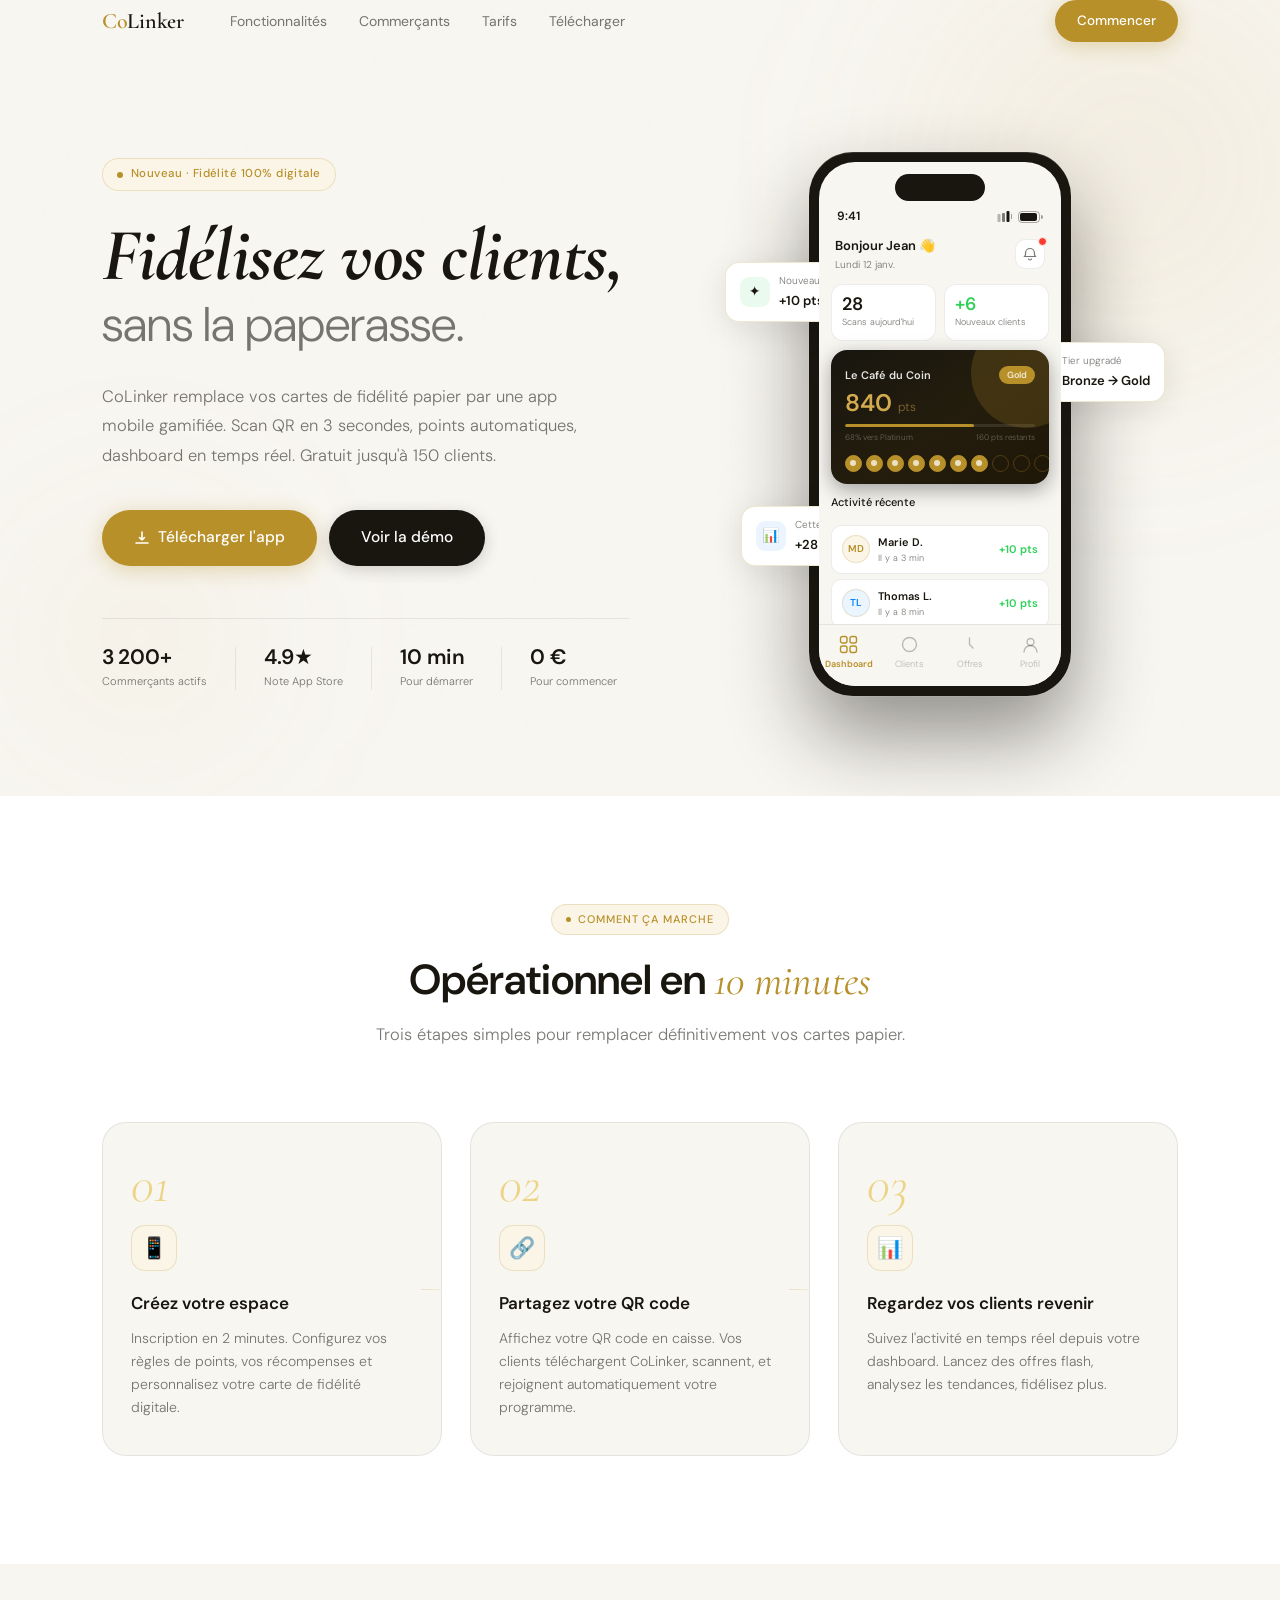
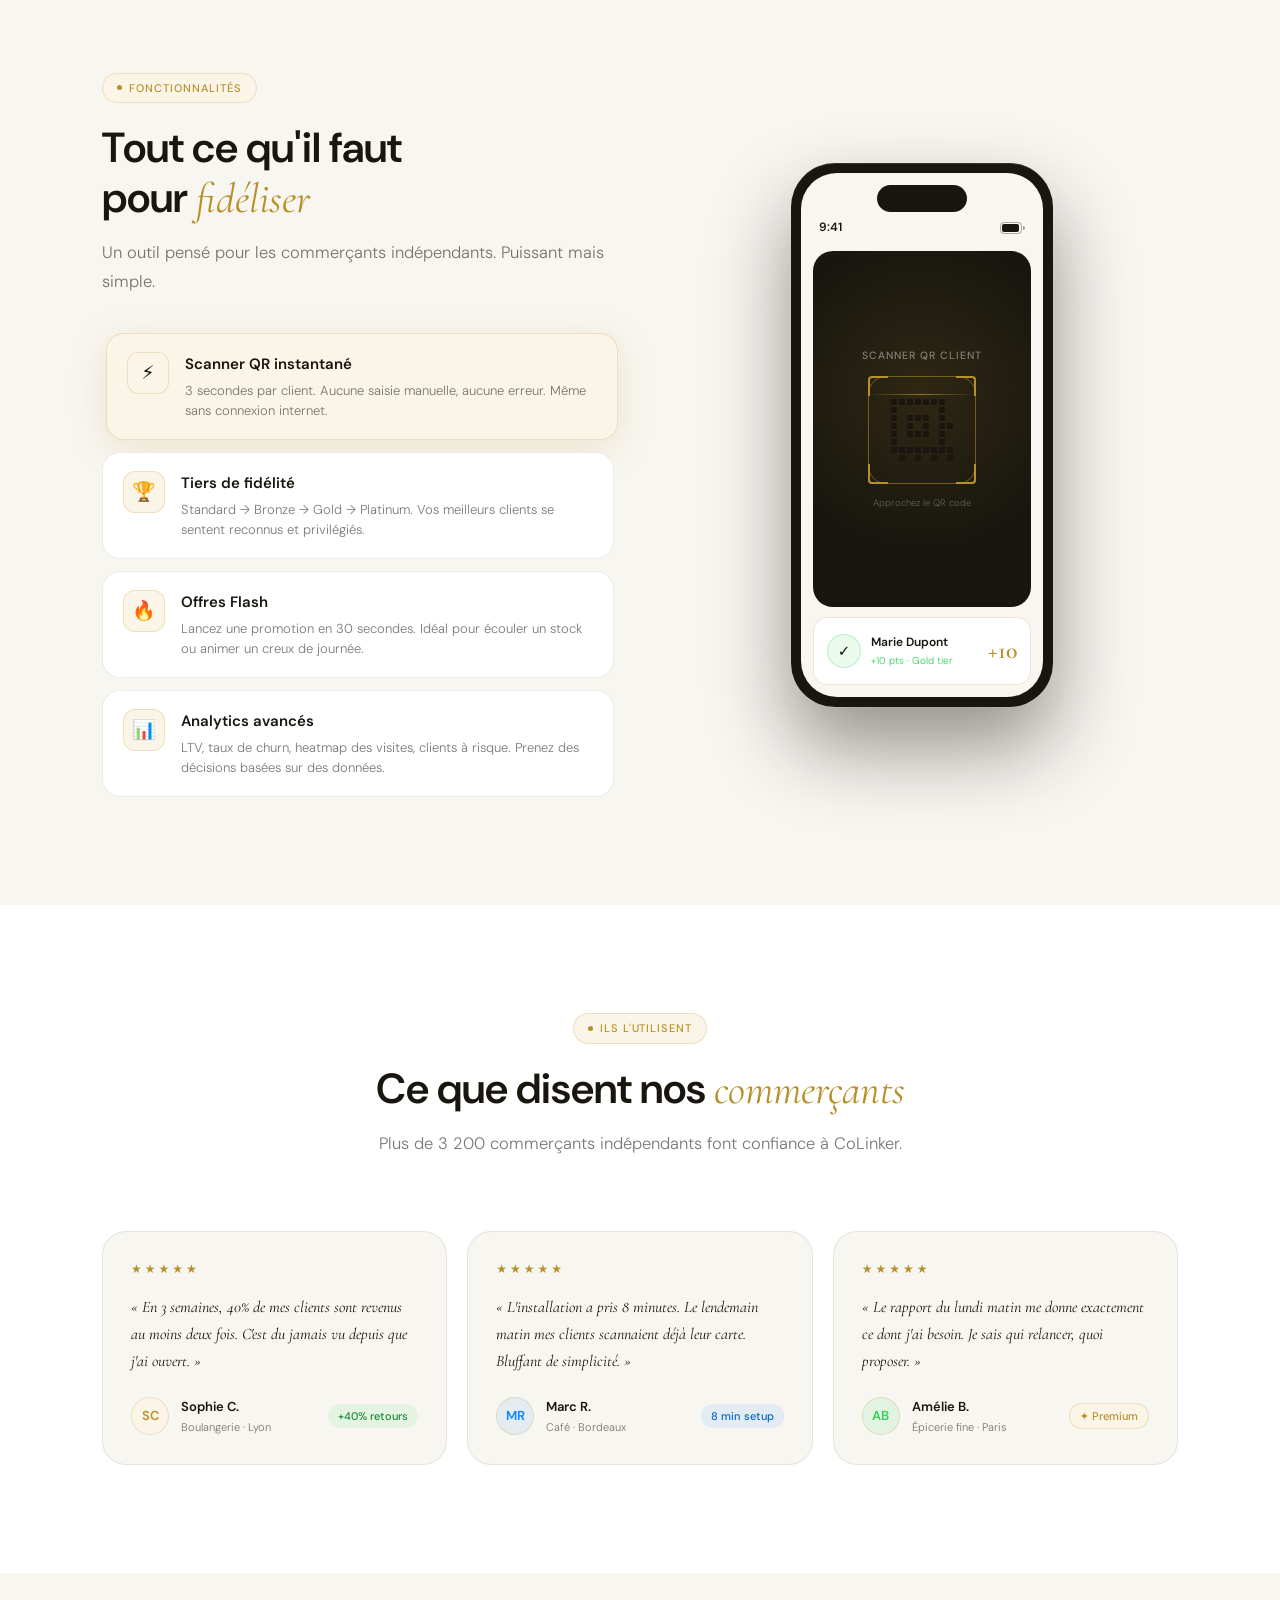
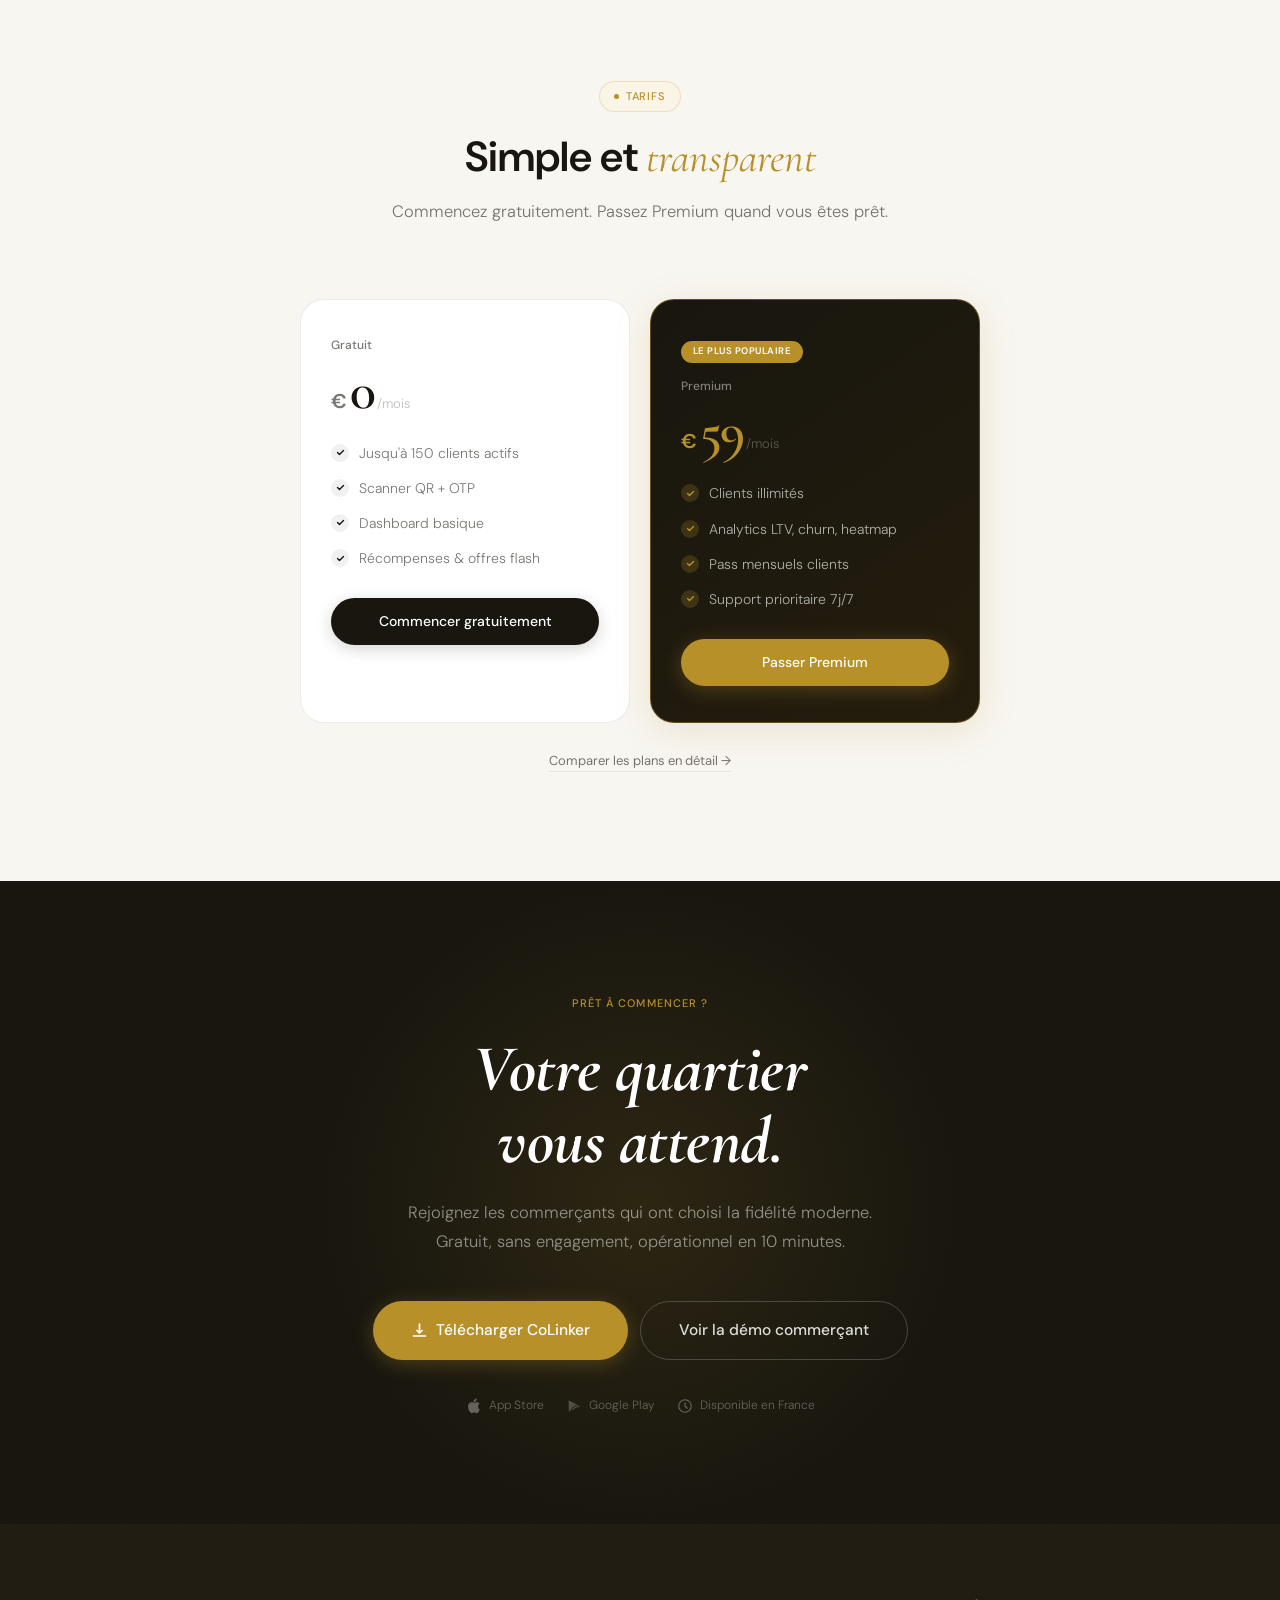
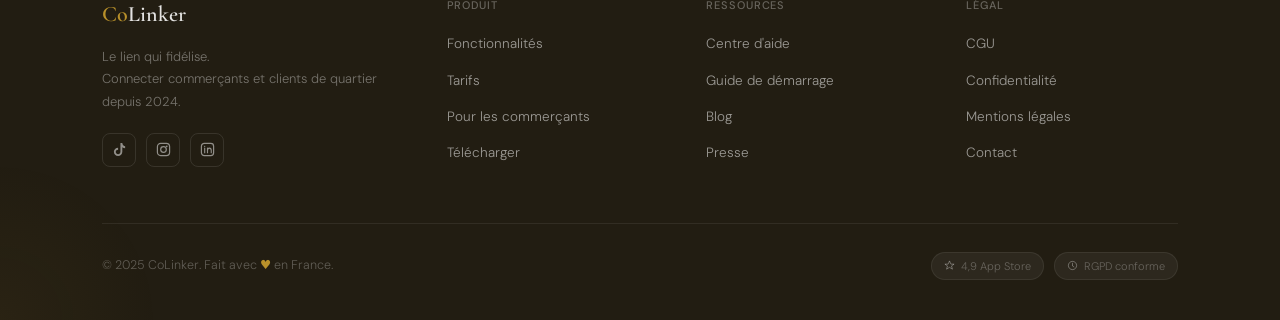
<file: index.html>
<!DOCTYPE html>
<html lang="fr">
<head>
  <meta charset="UTF-8" />
  <meta name="viewport" content="width=device-width, initial-scale=1.0" />
  <title>CoLinker — Application de fidélité locale pour commerçants | Carte digitale gratuite</title>
  <meta name="description" content="CoLinker remplace les cartes papier par une super-app de fidélité digitale. Scanner QR, points automatiques, dashboard temps réel. Gratuit jusqu'à 150 clients." />
  <link rel="preconnect" href="https://fonts.googleapis.com" />
  <link rel="preconnect" href="https://fonts.gstatic.com" crossorigin />
  <link href="https://fonts.googleapis.com/css2?family=Cormorant+Garamond:ital,wght@0,400;0,600;1,400;1,600&family=DM+Sans:wght@300;400;500;600&display=swap" rel="stylesheet" />
  <style>
/* ================================================================
   DESIGN TOKENS
================================================================ */
:root {
  --bg:           #F8F6F1;
  --bg-warm:      #F2EDE4;
  --surface:      #FFFFFF;
  --gold:         #B8902A;
  --gold-light:   #D4AA50;
  --gold-xlight:  #EDD384;
  --gold-bg:      #FBF5E8;
  --gold-pale:    #F4E8CC;
  --dark:         #18160F;
  --dark-warm:    #221D12;
  --text:         #18160F;
  --text-2:       rgba(24,22,15,0.58);
  --text-3:       rgba(24,22,15,0.28);
  --blue:         #0A84FF;
  --green:        #30D158;
  --red:          #FF3B30;
  --border:       rgba(24,22,15,0.08);
  --border-gold:  rgba(184,144,42,0.22);
  --border-gold-s:rgba(184,144,42,0.5);
  --shadow-xs:    0 1px 3px rgba(24,22,15,0.05);
  --shadow-soft:  0 2px 16px rgba(24,22,15,0.07);
  --shadow-card:  0 6px 32px rgba(24,22,15,0.10);
  --shadow-gold:  0 8px 36px rgba(184,144,42,0.18);
  --r-sm:         8px;
  --r-md:         12px;
  --r-lg:         18px;
  --r-xl:         24px;
  --r-pill:       100px;
  --nav-h:        68px;
  --font-serif: 'Cormorant Garamond', Georgia, serif;
  --font-sans:  'DM Sans', system-ui, sans-serif;
}

/* ================================================================
   RESET
================================================================ */
*, *::before, *::after { box-sizing: border-box; margin: 0; padding: 0; }
html { scroll-behavior: smooth; font-size: 16px; }
body {
  font-family: var(--font-sans);
  font-weight: 300;
  background: var(--bg);
  color: var(--text);
  line-height: 1.65;
  -webkit-font-smoothing: antialiased;
  overflow-x: hidden;
}
img, svg { display: block; max-width: 100%; }
a { text-decoration: none; color: inherit; }
ul, ol { list-style: none; }
button { cursor: pointer; border: none; background: none; font-family: inherit; }

/* ================================================================
   KEYFRAMES
================================================================ */
@keyframes float-anim {
  0%,100% { transform: translateY(0); }
  50%      { transform: translateY(-10px); }
}
@keyframes pulse-dot {
  0%,100% { opacity:1; transform:scale(1); }
  50%      { opacity:.35; transform:scale(.65); }
}
@keyframes glow-drift {
  0%,100% { transform: translate(0,0) scale(1); opacity:.8; }
  33%      { transform: translate(30px,-20px) scale(1.05); opacity:1; }
  66%      { transform: translate(-20px,15px) scale(.96); opacity:.7; }
}
@keyframes scan-line {
  0%   { top: 12%; }
  100% { top: 88%; }
}
@keyframes shimmer-bar {
  0%   { background-position: -400px 0; }
  100% { background-position: 400px 0; }
}
@keyframes fade-up-in {
  from { opacity:0; transform:translateY(28px); }
  to   { opacity:1; transform:translateY(0); }
}
@keyframes count-up {
  from { opacity:0; transform:translateY(8px); }
  to   { opacity:1; transform:translateY(0); }
}

/* ================================================================
   SCROLL ANIMATIONS
================================================================ */
.fade-up {
  opacity:0; transform:translateY(32px);
  transition: opacity .7s cubic-bezier(0.22,1,0.36,1), transform .7s cubic-bezier(0.22,1,0.36,1);
}
.fade-up.visible { opacity:1; transform:translateY(0); }
.fade-left {
  opacity:0; transform:translateX(-32px);
  transition: opacity .7s cubic-bezier(0.22,1,0.36,1), transform .7s cubic-bezier(0.22,1,0.36,1);
}
.fade-left.visible { opacity:1; transform:translateX(0); }
.fade-right {
  opacity:0; transform:translateX(32px);
  transition: opacity .7s cubic-bezier(0.22,1,0.36,1), transform .7s cubic-bezier(0.22,1,0.36,1);
}
.fade-right.visible { opacity:1; transform:translateX(0); }
.scale-in {
  opacity:0; transform:scale(0.92);
  transition: opacity .65s cubic-bezier(0.22,1,0.36,1), transform .65s cubic-bezier(0.22,1,0.36,1);
}
.scale-in.visible { opacity:1; transform:scale(1); }
.d1 { transition-delay:.08s; }
.d2 { transition-delay:.16s; }
.d3 { transition-delay:.24s; }
.d4 { transition-delay:.32s; }
.d5 { transition-delay:.40s; }
.d6 { transition-delay:.48s; }

/* ================================================================
   LAYOUT
================================================================ */
.container { max-width:1140px; margin:0 auto; padding:0 32px; }
section { padding:108px 0; }

/* ================================================================
   TYPOGRAPHY
================================================================ */
.section-label {
  display:inline-flex; align-items:center; gap:7px;
  font-size:11px; font-weight:500; letter-spacing:.09em; text-transform:uppercase;
  color:var(--gold);
  background:var(--gold-bg); border:1px solid var(--border-gold);
  border-radius:var(--r-pill); padding:5px 14px;
  margin-bottom:20px;
}
.section-label-dot {
  width:5px; height:5px; border-radius:50%; background:var(--gold);
  animation: pulse-dot 2.4s ease-in-out infinite;
}
.section-title {
  font-weight:600; font-size:clamp(28px,3.6vw,42px); line-height:1.18;
  color:var(--text); margin-bottom:16px;
}
.section-title em {
  font-family:var(--font-serif); font-style:italic; font-weight:400; color:var(--gold);
}
.section-subtitle {
  font-size:16.5px; font-weight:300; color:var(--text-2); line-height:1.75; max-width:540px;
}
.section-header { text-align:center; margin-bottom:72px; }
.section-header .section-subtitle { margin:0 auto; }

/* ================================================================
   BUTTONS
================================================================ */
.btn {
  display:inline-flex; align-items:center; justify-content:center; gap:8px;
  font-family:var(--font-sans); font-size:14px; font-weight:500;
  border-radius:var(--r-pill); padding:12px 24px;
  transition: transform .25s cubic-bezier(0.22,1,0.36,1), box-shadow .25s ease, background .2s;
  cursor:pointer; white-space:nowrap;
}
.btn:hover { transform:translateY(-2px); }
.btn-gold {
  background:var(--gold); color:#fff;
  box-shadow: 0 4px 20px rgba(184,144,42,.32);
}
.btn-gold:hover { background:var(--gold-light); box-shadow: 0 8px 30px rgba(184,144,42,.42); }
.btn-dark {
  background:var(--dark); color:#fff;
  box-shadow: 0 4px 16px rgba(24,22,15,.18);
}
.btn-dark:hover { box-shadow: 0 8px 28px rgba(24,22,15,.28); }
.btn-outline {
  background:transparent; color:var(--text);
  border:1.5px solid var(--border);
}
.btn-outline:hover { border-color:var(--border-gold); color:var(--gold); }
.btn-white-outline {
  background:transparent; color:rgba(255,255,255,.85);
  border:1.5px solid rgba(255,255,255,.2);
}
.btn-white-outline:hover { border-color:rgba(255,255,255,.5); color:#fff; }

/* ================================================================
   NAV
================================================================ */
#nav {
  position:fixed; top:0; left:0; right:0; z-index:900;
  height:var(--nav-h);
  background:rgba(248,246,241,0.0);
  border-bottom:1px solid transparent;
  transition: background .4s ease, border-color .4s ease, backdrop-filter .4s;
}
#nav.scrolled {
  background:rgba(248,246,241,0.88);
  border-color:var(--border);
  backdrop-filter:saturate(180%) blur(20px);
  -webkit-backdrop-filter:saturate(180%) blur(20px);
}
.nav-inner {
  height:100%; display:flex; align-items:center; gap:32px;
}
.nav-logo {
  font-family:var(--font-serif); font-size:22px; font-weight:600; letter-spacing:-.3px;
  flex-shrink:0;
}
.nav-logo .co { color:var(--gold); }
.nav-logo .linker { color:var(--text); }
.nav-links {
  display:flex; align-items:center; gap:4px; flex:1;
}
.nav-links a {
  font-size:14px; font-weight:400; color:var(--text-2);
  padding:6px 14px; border-radius:var(--r-pill);
  transition:color .2s, background .2s;
}
.nav-links a:hover, .nav-links a.active { color:var(--text); background:rgba(24,22,15,.05); }
.nav-right { margin-left:auto; display:flex; align-items:center; gap:10px; }

/* Burger */
.burger {
  display:none; flex-direction:column; justify-content:center; gap:5.5px;
  width:40px; height:40px; border-radius:var(--r-sm);
  background:transparent; border:1.5px solid var(--border);
  padding:0 10px; flex-shrink:0;
}
.burger-line { height:1.5px; background:var(--text); border-radius:2px; transition:.25s; }
.burger.open .burger-line:nth-child(1) { transform:translateY(7px) rotate(45deg); }
.burger.open .burger-line:nth-child(2) { opacity:0; transform:scaleX(0); }
.burger.open .burger-line:nth-child(3) { transform:translateY(-7px) rotate(-45deg); }

/* Mobile menu */
.mobile-menu {
  position:fixed; top:var(--nav-h); left:0; right:0; z-index:899;
  background:rgba(248,246,241,0.96); backdrop-filter:blur(20px);
  padding:20px 20px 28px;
  display:flex; flex-direction:column; gap:4px;
  border-bottom:1px solid var(--border);
  transform:translateY(-110%); opacity:0;
  transition:transform .35s cubic-bezier(0.22,1,0.36,1), opacity .3s;
  pointer-events:none;
}
.mobile-menu.open { transform:translateY(0); opacity:1; pointer-events:auto; }
.mobile-menu a { font-size:16px; font-weight:400; color:var(--text); padding:12px 16px; border-radius:var(--r-md); }
.mobile-menu a:hover { background:rgba(24,22,15,.05); }
.mobile-menu .btn { margin-top:8px; }

/* ================================================================
   CHIPS
================================================================ */
.chip {
  display:inline-flex; align-items:center; gap:5px;
  font-size:11px; font-weight:500; padding:3px 10px; border-radius:var(--r-pill);
}
.chip-green { background:rgba(48,209,88,.1); color:#1d8a3a; }
.chip-gold  { background:var(--gold-bg); color:var(--gold); border:1px solid var(--border-gold); }
.chip-blue  { background:rgba(10,132,255,.09); color:#0065cc; }

/* ================================================================
   PHONE DEVICE (shared)
================================================================ */
.phone-device {
  width:262px; flex-shrink:0;
  background:var(--dark);
  border-radius:44px;
  padding:10px;
  box-shadow:
    0 0 0 1px rgba(255,255,255,.08),
    0 40px 80px rgba(24,22,15,.45),
    inset 0 1px 0 rgba(255,255,255,.12);
}
.phone-screen {
  background:var(--bg); border-radius:36px;
  overflow:hidden; height:524px;
  display:flex; flex-direction:column;
  position:relative;
}
.dynamic-island {
  width:90px; height:27px;
  background:var(--dark); border-radius:20px;
  margin:12px auto 0; flex-shrink:0;
}
.status-bar {
  display:flex; justify-content:space-between; align-items:center;
  padding:6px 18px 2px; flex-shrink:0;
}
.status-time { font-size:12px; font-weight:600; color:var(--text); }
.status-icons { display:flex; align-items:center; gap:6px; }
.phone-content { flex:1; overflow:hidden; display:flex; flex-direction:column; }

/* App internals */
.app-header {
  padding:6px 16px 10px;
  display:flex; justify-content:space-between; align-items:center; flex-shrink:0;
}
.app-greeting { font-size:13px; font-weight:600; color:var(--text); }
.app-date { font-size:10px; font-weight:300; color:var(--text-2); margin-top:1px; }
.app-notif {
  width:30px; height:30px; border-radius:10px;
  background:var(--surface); border:1px solid var(--border);
  display:flex; align-items:center; justify-content:center; position:relative;
}
.notif-badge {
  position:absolute; top:-3px; right:-3px;
  width:9px; height:9px; border-radius:50%;
  background:var(--red); border:1.5px solid var(--bg);
}
.app-scroll { flex:1; overflow:hidden; padding:0 12px 8px; display:flex; flex-direction:column; gap:9px; }
.kpi-row { display:flex; gap:8px; }
.kpi-chip {
  flex:1; background:var(--surface); border:1px solid var(--border);
  border-radius:12px; padding:10px;
}
.kpi-val { font-size:18px; font-weight:600; color:var(--text); line-height:1; }
.kpi-lbl { font-size:9px; font-weight:300; color:var(--text-2); margin-top:2px; }
.section-h { font-size:11px; font-weight:500; color:var(--text); margin-bottom:5px; }

/* Scan rows */
.scan-list { display:flex; flex-direction:column; gap:5px; }
.scan-row {
  display:flex; align-items:center; gap:8px;
  background:var(--surface); border-radius:10px;
  padding:7px 10px; border:1px solid var(--border);
}
.scan-av {
  width:28px; height:28px; border-radius:50%;
  background:var(--gold-bg); border:1px solid var(--border-gold);
  display:flex; align-items:center; justify-content:center;
  font-size:10px; font-weight:600; color:var(--gold); flex-shrink:0;
}
.scan-name { font-size:11px; font-weight:600; color:var(--text); }
.scan-meta { font-size:9px; font-weight:300; color:var(--text-2); }
.scan-pts { margin-left:auto; font-size:11px; font-weight:600; color:var(--green); }

/* Loyalty card */
.loyalty-card {
  background:linear-gradient(145deg, #18160F 0%, #241D0D 55%, #1E1607 100%);
  border-radius:16px; padding:16px 14px 12px;
  position:relative; overflow:hidden;
  box-shadow:0 6px 20px rgba(0,0,0,.35); flex-shrink:0;
}
.loyalty-card::before {
  content:''; position:absolute; top:-32px; right:-32px;
  width:110px; height:110px; border-radius:50%;
  background:rgba(184,144,42,.2);
}
.lc-row { display:flex; justify-content:space-between; align-items:flex-start; }
.lc-brand { font-size:11px; font-weight:600; color:rgba(255,255,255,.88); }
.lc-tier {
  font-size:9px; font-weight:600;
  background:var(--gold); color:#fff;
  padding:2px 8px; border-radius:100px;
}
.lc-pts-num { font-size:24px; font-weight:600; color:var(--gold-light); line-height:1; margin:7px 0 2px; }
.lc-progress {
  margin-top:9px; height:3px;
  background:rgba(255,255,255,.1); border-radius:100px; overflow:hidden;
}
.lc-progress-bar { height:100%; background:var(--gold); border-radius:100px; }
.lc-progress-row { display:flex; justify-content:space-between; margin-top:4px; }
.lc-progress-label { font-size:8px; font-weight:300; color:rgba(255,255,255,.32); }
.lc-stamps { display:flex; gap:4px; margin-top:10px; }
.lc-stamp {
  width:17px; height:17px; border-radius:50%;
  border:1.5px solid rgba(184,144,42,.3);
  display:flex; align-items:center; justify-content:center; flex-shrink:0;
}
.lc-stamp.on { background:var(--gold); border-color:var(--gold); }
.lc-stamp.on::after { content:''; width:6px; height:6px; border-radius:50%; background:rgba(255,255,255,.72); }

/* Tab bar */
.tab-bar {
  display:flex; background:rgba(248,246,241,0.97);
  border-top:1px solid var(--border); padding:5px 0 10px; flex-shrink:0;
}
.tab-item { flex:1; display:flex; flex-direction:column; align-items:center; gap:3px; padding:4px 0; }
.tab-icon { width:20px; height:20px; display:flex; align-items:center; justify-content:center; }
.tab-label { font-size:9px; font-weight:300; color:var(--text-3); }
.tab-item.active .tab-label { color:var(--gold); font-weight:600; }

/* QR Grid */
.qr-grid { display:grid; grid-template-columns:repeat(8,1fr); gap:2px; width:64px; }
.qr-cell { aspect-ratio:1; background:var(--text); border-radius:1px; }
.qr-empty { background:transparent; }

/* Stats bar */
.stats-bar {
  display:flex; gap:28px; padding-top:28px;
  border-top:1px solid var(--border); flex-wrap:wrap;
}
.stat-item {}
.stat-num { font-weight:600; font-size:21px; color:var(--text); line-height:1; margin-bottom:4px; }
.stat-lbl { font-size:11px; font-weight:300; color:var(--text-2); }
.stat-sep { width:1px; background:var(--border); align-self:stretch; }

/* Cards */
.card {
  background:var(--surface); border:1px solid var(--border-gold);
  border-radius:var(--r-xl); box-shadow:var(--shadow-soft);
  transition:transform .3s cubic-bezier(0.22,1,0.36,1), box-shadow .3s, border-color .3s;
}
.card:hover { transform:translateY(-4px); box-shadow:var(--shadow-card); border-color:rgba(184,144,42,.36); }

/* Pricing */
.pt-grid { display:grid; grid-template-columns:1fr 1fr; gap:20px; max-width:680px; margin:0 auto; }
.pt-card {
  background:var(--surface); border:1px solid var(--border);
  border-radius:var(--r-xl); padding:36px 30px;
  position:relative;
  transition:transform .3s cubic-bezier(0.22,1,0.36,1), box-shadow .3s;
}
.pt-card:hover { transform:translateY(-4px); box-shadow:var(--shadow-card); }
.pt-premium {
  background:linear-gradient(145deg, #18160F 0%, #241D0D 100%);
  border-color:rgba(184,144,42,.45); box-shadow:var(--shadow-gold);
}
.pt-premium:hover { box-shadow:0 16px 56px rgba(184,144,42,.3); }
.pt-badge {
  display:inline-block; font-size:9.5px; font-weight:600; letter-spacing:.05em;
  background:var(--gold); color:#fff; border-radius:100px;
  padding:3px 12px; margin-bottom:14px; text-transform:uppercase;
}
.pt-plan { font-size:12px; font-weight:500; color:var(--text-2); margin-bottom:8px; }
.pt-premium .pt-plan { color:rgba(255,255,255,.45); }
.pt-price { display:flex; align-items:baseline; gap:3px; margin-bottom:24px; }
.pt-cur { font-size:20px; font-weight:600; color:var(--text-2); }
.pt-amt { font-family:var(--font-serif); font-size:54px; font-weight:600; color:var(--text); line-height:1; letter-spacing:-2px; }
.pt-per { font-size:13px; font-weight:300; color:var(--text-3); }
.pt-premium .pt-cur, .pt-premium .pt-amt { color:var(--gold-light); }
.pt-premium .pt-per { color:rgba(255,255,255,.28); }
.pt-features { display:flex; flex-direction:column; gap:12px; margin-bottom:28px; }
.pt-f { display:flex; align-items:flex-start; gap:10px; font-size:14px; font-weight:300; color:var(--text-2); }
.pt-premium .pt-f { color:rgba(255,255,255,.65); }
.pt-check {
  width:18px; height:18px; border-radius:50%;
  display:flex; align-items:center; justify-content:center; flex-shrink:0; margin-top:2px;
}
.check-std  { background:rgba(24,22,15,.06); }
.check-prem { background:rgba(184,144,42,.22); }

/* Footer */
#footer {
  background:var(--dark-warm); padding:72px 0 40px;
}
.footer-grid {
  display:grid; grid-template-columns:1.4fr 1fr 1fr 1fr;
  gap:48px; margin-bottom:56px;
}
.footer-logo {
  font-family:var(--font-serif); font-size:22px; font-weight:600; margin-bottom:14px;
}
.footer-logo .co { color:var(--gold); }
.footer-logo .linker { color:rgba(255,255,255,.88); }
.footer-tagline { font-size:13px; font-weight:300; color:rgba(255,255,255,.38); line-height:1.7; margin-bottom:20px; }
.footer-social { display:flex; gap:10px; }
.social-link {
  width:34px; height:34px; border-radius:var(--r-sm);
  border:1px solid rgba(255,255,255,.1);
  display:flex; align-items:center; justify-content:center;
  transition:border-color .2s, background .2s;
}
.social-link:hover { border-color:var(--border-gold); background:rgba(184,144,42,.08); }
.footer-col-title {
  font-size:11px; font-weight:500; letter-spacing:.08em; text-transform:uppercase;
  color:rgba(255,255,255,.32); margin-bottom:16px;
}
.footer-col ul { display:flex; flex-direction:column; gap:10px; }
.footer-col a { font-size:13.5px; font-weight:300; color:rgba(255,255,255,.55); transition:color .2s; }
.footer-col a:hover { color:rgba(255,255,255,.9); }
.footer-bottom {
  padding-top:28px; border-top:1px solid rgba(255,255,255,.07);
  display:flex; justify-content:space-between; align-items:center;
}
.footer-copy { font-size:12.5px; font-weight:300; color:rgba(255,255,255,.28); }
.footer-copy .heart { color:var(--gold); }
.footer-badges { display:flex; gap:10px; }
.footer-badge {
  display:flex; align-items:center; gap:6px;
  font-size:11px; font-weight:300; color:rgba(255,255,255,.28);
  background:rgba(255,255,255,.05); border-radius:var(--r-pill);
  padding:4px 12px; border:1px solid rgba(255,255,255,.07);
}
.footer-badge svg { flex-shrink:0; }

/* Misc */
.float { animation:float-anim 4.5s ease-in-out infinite; }
.hr { width:100%; height:1px; background:var(--border); }

/* ================================================================
   HERO
================================================================ */
#hero {
  padding:152px 0 100px;
  background:var(--bg);
  overflow:hidden; position:relative;
}
/* Ambient background orbs */
.hero-orb {
  position:absolute; border-radius:50%; pointer-events:none;
  filter:blur(80px);
}
.hero-orb-1 {
  width:700px; height:700px;
  background:radial-gradient(circle, rgba(184,144,42,.10) 0%, transparent 65%);
  top:-180px; right:-200px;
  animation:glow-drift 14s ease-in-out infinite;
}
.hero-orb-2 {
  width:440px; height:440px;
  background:radial-gradient(circle, rgba(184,144,42,.06) 0%, transparent 65%);
  bottom:-60px; left:-80px;
  animation:glow-drift 18s ease-in-out infinite reverse;
}
/* Grain texture overlay */
#hero::after {
  content:''; position:absolute; inset:0; pointer-events:none;
  background-image:url("data:image/svg+xml,%3Csvg viewBox='0 0 200 200' xmlns='http://www.w3.org/2000/svg'%3E%3Cfilter id='n'%3E%3CfeTurbulence type='fractalNoise' baseFrequency='0.65' numOctaves='3' stitchTiles='stitch'/%3E%3C/filter%3E%3Crect width='100%25' height='100%25' filter='url(%23n)' opacity='0.025'/%3E%3C/svg%3E");
  opacity:.4;
}
.hero-grid {
  display:grid; grid-template-columns:1.05fr .95fr;
  align-items:center; gap:72px; position:relative; z-index:1;
}
.hero-tag {
  display:inline-flex; align-items:center; gap:8px;
  background:var(--gold-bg); border:1px solid var(--border-gold);
  border-radius:var(--r-pill); padding:6px 14px;
  margin-bottom:26px; font-size:11.5px; font-weight:500; color:var(--gold);
  letter-spacing:.04em;
}
.hero-tag-dot {
  width:6px; height:6px; background:var(--gold); border-radius:50%;
  animation:pulse-dot 2.2s ease-in-out infinite;
}
.hero-h1 {
  font-family:var(--font-serif); font-style:italic;
  font-size:clamp(50px,5.8vw,80px);
  line-height:1.04; color:var(--text); margin-bottom:4px;
  letter-spacing:-.5px;
}
.hero-sub {
  font-family:var(--font-sans); font-weight:300;
  font-size:clamp(32px,3.8vw,54px);
  color:var(--text-2); line-height:1.1; margin-bottom:30px;
}
.hero-desc {
  font-size:16.5px; font-weight:300; color:var(--text-2);
  line-height:1.78; max-width:480px; margin-bottom:40px;
}
.hero-ctas { display:flex; gap:12px; flex-wrap:wrap; margin-bottom:52px; }

/* Phone wrap + floating badges */
.hero-visual { display:flex; justify-content:center; position:relative; }
.hero-phone-wrap {
  position:relative;
}
.hero-float-badge {
  position:absolute; background:var(--surface); border:1px solid var(--border-gold);
  border-radius:14px; padding:10px 14px; box-shadow:var(--shadow-card);
  display:flex; align-items:center; gap:9px; white-space:nowrap;
  animation:float-anim 4.5s ease-in-out infinite;
}
.badge-left  { left:-84px; top:110px; animation-delay:0s; }
.badge-right { right:-94px; top:190px; animation-delay:1.1s; }
.badge-bottom { left:-68px; bottom:130px; animation-delay:.65s; }
.badge-icon {
  width:30px; height:30px; border-radius:9px;
  display:flex; align-items:center; justify-content:center;
  font-size:14px; flex-shrink:0;
}
.badge-icon-gold  { background:var(--gold-bg); }
.badge-icon-green { background:rgba(48,209,88,.1); }
.badge-icon-blue  { background:rgba(10,132,255,.08); }
.badge-label { font-size:10px; font-weight:300; color:var(--text-2); }
.badge-value { font-size:13px; font-weight:600; color:var(--text); }

/* ================================================================
   HOW IT WORKS
================================================================ */
#how { background:var(--surface); }
.steps-grid { display:grid; grid-template-columns:repeat(3,1fr); gap:28px; }
.step-card {
  padding:36px 28px; border-radius:var(--r-xl);
  background:var(--bg); border:1px solid var(--border);
  position:relative; overflow:hidden;
  transition:transform .3s cubic-bezier(0.22,1,0.36,1), box-shadow .3s, border-color .3s;
}
.step-card:hover { transform:translateY(-6px); box-shadow:var(--shadow-card); border-color:var(--border-gold); }
.step-num {
  font-family:var(--font-serif); font-style:italic;
  font-size:52px; color:var(--gold-xlight); line-height:1; margin-bottom:14px;
}
.step-icon {
  width:46px; height:46px; border-radius:14px;
  background:var(--gold-bg); border:1px solid var(--border-gold);
  display:flex; align-items:center; justify-content:center;
  margin-bottom:18px; font-size:21px;
}
.step-title { font-size:17px; font-weight:600; color:var(--text); margin-bottom:10px; }
.step-desc { font-size:14px; font-weight:300; color:var(--text-2); line-height:1.65; }
.step-connector {
  position:absolute; top:50%; right:-20px;
  width:40px; height:1px;
  background:linear-gradient(90deg, var(--border-gold), transparent); z-index:10;
}

/* ================================================================
   FEATURES
================================================================ */
#features { background:var(--bg); }
.features-grid { display:grid; grid-template-columns:1fr 1fr; gap:52px; align-items:center; }
.feature-list { display:flex; flex-direction:column; gap:12px; }
.feature-item {
  display:flex; align-items:flex-start; gap:16px;
  padding:18px 20px; border-radius:var(--r-lg);
  background:var(--surface); border:1px solid var(--border);
  cursor:pointer; transition:all .3s cubic-bezier(0.22,1,0.36,1);
}
.feature-item:hover, .feature-item.active {
  border-color:var(--border-gold); box-shadow:var(--shadow-gold);
  transform:translateX(4px);
}
.feature-item.active { background:var(--gold-bg); }
.fi-icon {
  width:42px; height:42px; border-radius:12px;
  display:flex; align-items:center; justify-content:center;
  font-size:19px; flex-shrink:0;
  background:var(--gold-bg); border:1px solid var(--border-gold);
}
.fi-title { font-size:15px; font-weight:600; color:var(--text); margin-bottom:4px; }
.fi-desc  { font-size:13px; font-weight:300; color:var(--text-2); line-height:1.55; }
.features-phone { display:flex; justify-content:center; }

/* ================================================================
   TESTIMONIALS
================================================================ */
#testimonials { background:var(--surface); }
.testi-grid { display:grid; grid-template-columns:repeat(3,1fr); gap:20px; }
.testi-card {
  background:var(--bg); border:1px solid var(--border);
  border-radius:var(--r-xl); padding:28px;
  transition:transform .3s cubic-bezier(0.22,1,0.36,1), box-shadow .3s, border-color .3s;
}
.testi-card:hover { transform:translateY(-4px); box-shadow:var(--shadow-card); border-color:var(--border-gold); }
.testi-stars { color:var(--gold); font-size:12px; letter-spacing:3px; margin-bottom:14px; }
.testi-text {
  font-family:var(--font-serif); font-style:italic;
  font-size:16px; font-weight:400; color:var(--text);
  line-height:1.68; margin-bottom:22px;
}
.testi-author { display:flex; align-items:center; gap:12px; }
.testi-av {
  width:38px; height:38px; border-radius:50%;
  background:var(--gold-bg); border:1px solid var(--border-gold);
  display:flex; align-items:center; justify-content:center;
  font-size:13px; font-weight:600; color:var(--gold); flex-shrink:0;
}
.testi-name { font-size:13px; font-weight:600; color:var(--text); }
.testi-role { font-size:11px; font-weight:300; color:var(--text-2); }

/* ================================================================
   PRICING TEASER
================================================================ */
#pricing-teaser { background:var(--bg); }

/* ================================================================
   CTA FINAL
================================================================ */
#cta-final {
  background:var(--dark); padding:108px 0;
  text-align:center; position:relative; overflow:hidden;
}
.cta-glow {
  position:absolute; top:50%; left:50%; transform:translate(-50%,-50%);
  width:700px; height:700px; border-radius:50%; pointer-events:none;
  background:radial-gradient(circle, rgba(184,144,42,.13) 0%, transparent 65%);
}
/* Subtle pattern */
#cta-final::before {
  content:''; position:absolute; inset:0; pointer-events:none;
  background:repeating-linear-gradient(
    -45deg,
    transparent, transparent 40px,
    rgba(184,144,42,.012) 40px, rgba(184,144,42,.012) 41px
  );
}
.cta-content { position:relative; z-index:1; }
.cf-label {
  display:inline-block; font-size:11px; font-weight:500;
  letter-spacing:.1em; text-transform:uppercase;
  color:var(--gold); margin-bottom:22px;
}
.cf-title {
  font-family:var(--font-serif); font-style:italic;
  font-size:clamp(38px,5.2vw,66px); color:#fff;
  line-height:1.08; margin-bottom:22px; letter-spacing:-.5px;
}
.cf-sub {
  font-size:16.5px; font-weight:300; color:rgba(255,255,255,.5);
  max-width:500px; margin:0 auto 44px; line-height:1.75;
}
.cf-btns { display:flex; gap:12px; justify-content:center; flex-wrap:wrap; margin-bottom:36px; }
.cf-stores { display:flex; gap:22px; justify-content:center; flex-wrap:wrap; }
.cs-item {
  display:flex; align-items:center; gap:7px;
  font-size:12px; font-weight:300; color:rgba(255,255,255,.32);
}

/* ================================================================
   RESPONSIVE
================================================================ */
@media (max-width:1020px) {
  .badge-left, .badge-right, .badge-bottom { display:none; }
}
@media (max-width:880px) {
  .hero-grid { grid-template-columns:1fr; gap:48px; }
  .hero-visual { order:-1; }
  .steps-grid { grid-template-columns:1fr; }
  .step-connector { display:none; }
  .features-grid { grid-template-columns:1fr; }
  .testi-grid { grid-template-columns:1fr; }
  .footer-grid { grid-template-columns:1fr 1fr; gap:36px; }
}
@media (max-width:768px) {
  section { padding:72px 0; }
  .container { padding:0 20px; }
  .nav-links, .nav-right .btn:not(.burger) { display:none; }
  .burger { display:flex; }
  .pt-grid { grid-template-columns:1fr; max-width:380px; }
}
@media (max-width:480px) {
  #hero { padding:116px 0 72px; }
  .hero-h1 { font-size:42px; }
  .phone-device { width:238px; }
  .phone-screen { height:476px; border-radius:34px; }
  .phone-device { border-radius:40px; }
  .footer-grid { grid-template-columns:1fr; }
  .footer-bottom { flex-direction:column; align-items:flex-start; gap:12px; }
}
  </style>
</head>
<body>

<!-- ── NAV ───────────────────────────────────────────────────────── -->
<nav id="nav" role="navigation" aria-label="Navigation principale">
  <div class="container">
    <div class="nav-inner">
      <a href="./" class="nav-logo" aria-label="CoLinker — Accueil">
        <span class="co">Co</span><span class="linker">Linker</span>
      </a>
      <div class="nav-links">
        <a href="fonctionnalites.html">Fonctionnalités</a>
        <a href="commercants.html">Commerçants</a>
        <a href="tarifs.html">Tarifs</a>
        <a href="telecharger.html">Télécharger</a>
      </div>
      <div class="nav-right">
        <a href="telecharger.html" class="btn btn-gold" style="padding:10px 22px;font-size:13.5px;">Commencer</a>
        <button class="burger" id="burgerBtn" aria-label="Menu" aria-expanded="false" aria-controls="mobileMenu">
          <span class="burger-line"></span>
          <span class="burger-line"></span>
          <span class="burger-line"></span>
        </button>
      </div>
    </div>
  </div>
</nav>
<div class="mobile-menu" id="mobileMenu" role="dialog" aria-label="Menu mobile">
  <a href="fonctionnalites.html" onclick="closeMobile()">Fonctionnalités</a>
  <a href="commercants.html"     onclick="closeMobile()">Commerçants</a>
  <a href="tarifs.html"          onclick="closeMobile()">Tarifs</a>
  <a href="telecharger.html"     onclick="closeMobile()">Télécharger</a>
  <a href="telecharger.html" class="btn btn-gold" onclick="closeMobile()">Commencer gratuitement</a>
</div>

<main>

<!-- ================================================================
     HERO
================================================================ -->
<section id="hero">
  <div class="hero-orb hero-orb-1"></div>
  <div class="hero-orb hero-orb-2"></div>
  <div class="container">
    <div class="hero-grid">

      <!-- Left -->
      <div>
        <div class="hero-tag fade-up">
          <span class="hero-tag-dot"></span>
          Nouveau · Fidélité 100% digitale
        </div>
        <h1 class="hero-h1 fade-up d1">Fidélisez vos clients,</h1>
        <p class="hero-sub fade-up d2">sans la paperasse.</p>
        <p class="hero-desc fade-up d3">
          CoLinker remplace vos cartes de fidélité papier par une app mobile gamifiée. Scan QR en 3 secondes, points automatiques, dashboard en temps réel. Gratuit jusqu'à 150 clients.
        </p>
        <div class="hero-ctas fade-up d4">
          <a href="telecharger.html" class="btn btn-gold" style="padding:15px 32px;font-size:15.5px;">
            <svg width="16" height="16" viewBox="0 0 16 16" fill="none"><path d="M8 2v8M5.5 7.5L8 10l2.5-2.5M2 13h12" stroke="#fff" stroke-width="1.6" stroke-linecap="round" stroke-linejoin="round"/></svg>
            Télécharger l'app
          </a>
          <a href="commercants.html" class="btn btn-dark" style="padding:15px 32px;font-size:15.5px;">Voir la démo</a>
        </div>
        <div class="stats-bar fade-up d5">
          <div class="stat-item">
            <div class="stat-num"><span data-count="3200" data-suffix="+">3 200+</span></div>
            <div class="stat-lbl">Commerçants actifs</div>
          </div>
          <div class="stat-sep"></div>
          <div class="stat-item">
            <div class="stat-num"><span data-count="4.9" data-suffix="★">4,9★</span></div>
            <div class="stat-lbl">Note App Store</div>
          </div>
          <div class="stat-sep"></div>
          <div class="stat-item">
            <div class="stat-num"><span data-count="10">10</span> min</div>
            <div class="stat-lbl">Pour démarrer</div>
          </div>
          <div class="stat-sep"></div>
          <div class="stat-item">
            <div class="stat-num">0 €</div>
            <div class="stat-lbl">Pour commencer</div>
          </div>
        </div>
      </div>

      <!-- Right — Phone mockup -->
      <div class="hero-visual fade-right d2">
        <div class="hero-phone-wrap float">

          <!-- Floating badges -->
          <div class="hero-float-badge badge-left">
            <div class="badge-icon badge-icon-green">✦</div>
            <div>
              <div class="badge-label">Nouveau scan</div>
              <div class="badge-value">+10 pts · Marie D.</div>
            </div>
          </div>
          <div class="hero-float-badge badge-right">
            <div class="badge-icon badge-icon-gold">🏆</div>
            <div>
              <div class="badge-label">Tier upgradé</div>
              <div class="badge-value">Bronze → Gold</div>
            </div>
          </div>
          <div class="hero-float-badge badge-bottom">
            <div class="badge-icon badge-icon-blue">📊</div>
            <div>
              <div class="badge-label">Cette semaine</div>
              <div class="badge-value">+28 visites</div>
            </div>
          </div>

          <!-- Phone -->
          <div class="phone-device">
            <div class="phone-screen">
              <div class="dynamic-island"></div>
              <div class="status-bar">
                <span class="status-time">9:41</span>
                <div class="status-icons">
                  <svg width="15" height="11" viewBox="0 0 15 11" fill="none"><rect x=".5" y="3" width="3" height="8" rx="1" fill="var(--text)" opacity=".3"/><rect x="5" y="2" width="3" height="9" rx="1" fill="var(--text)" opacity=".55"/><rect x="9.5" y="0" width="3" height="11" rx="1" fill="var(--text)"/><rect x="14" y="3" width="1" height="5" rx=".5" fill="var(--text)" opacity=".4"/></svg>
                  <svg width="25" height="12" viewBox="0 0 25 12" fill="none"><rect x=".5" y=".5" width="21" height="11" rx="3.5" stroke="var(--text)" stroke-opacity=".35"/><rect x="2" y="2" width="17" height="8" rx="2" fill="var(--text)"/><path d="M23 4v4a2 2 0 000-4z" fill="var(--text)" fill-opacity=".4"/></svg>
                </div>
              </div>
              <div class="phone-content">
                <div class="app-header">
                  <div>
                    <div class="app-greeting">Bonjour Jean 👋</div>
                    <div class="app-date">Lundi 12 janv.</div>
                  </div>
                  <div class="app-notif">
                    <svg width="14" height="14" viewBox="0 0 14 14" fill="none"><path d="M7 1.5C4.5 1.5 2.5 3.5 2.5 6v2l-1 1.5h11l-1-1.5V6C11.5 3.5 9.5 1.5 7 1.5z" stroke="var(--text-2)" stroke-width="1.2"/><path d="M5.5 11.5a1.5 1.5 0 003 0" stroke="var(--text-2)" stroke-width="1.2"/></svg>
                    <div class="notif-badge"></div>
                  </div>
                </div>
                <div class="app-scroll">
                  <div class="kpi-row">
                    <div class="kpi-chip">
                      <div class="kpi-val">28</div>
                      <div class="kpi-lbl">Scans aujourd'hui</div>
                    </div>
                    <div class="kpi-chip">
                      <div class="kpi-val" style="color:var(--green)">+6</div>
                      <div class="kpi-lbl">Nouveaux clients</div>
                    </div>
                  </div>
                  <div class="loyalty-card">
                    <div class="lc-row">
                      <div class="lc-brand">Le Café du Coin</div>
                      <div class="lc-tier">Gold</div>
                    </div>
                    <div class="lc-pts-num">840 <span style="font-size:12px;font-weight:300;opacity:.55">pts</span></div>
                    <div class="lc-progress"><div class="lc-progress-bar" style="width:68%"></div></div>
                    <div class="lc-progress-row">
                      <span class="lc-progress-label">68% vers Platinum</span>
                      <span class="lc-progress-label">160 pts restants</span>
                    </div>
                    <div class="lc-stamps">
                      <div class="lc-stamp on"></div><div class="lc-stamp on"></div><div class="lc-stamp on"></div>
                      <div class="lc-stamp on"></div><div class="lc-stamp on"></div><div class="lc-stamp on"></div>
                      <div class="lc-stamp on"></div><div class="lc-stamp"></div><div class="lc-stamp"></div><div class="lc-stamp"></div>
                    </div>
                  </div>
                  <div class="section-h">Activité récente</div>
                  <div class="scan-list">
                    <div class="scan-row">
                      <div class="scan-av">MD</div>
                      <div><div class="scan-name">Marie D.</div><div class="scan-meta">Il y a 3 min</div></div>
                      <div class="scan-pts">+10 pts</div>
                    </div>
                    <div class="scan-row">
                      <div class="scan-av" style="background:rgba(10,132,255,0.08);color:var(--blue);">TL</div>
                      <div><div class="scan-name">Thomas L.</div><div class="scan-meta">Il y a 8 min</div></div>
                      <div class="scan-pts">+10 pts</div>
                    </div>
                    <div class="scan-row">
                      <div class="scan-av" style="background:rgba(48,209,88,0.1);color:var(--green);">SA</div>
                      <div><div class="scan-name">Sophie A.</div><div class="scan-meta">Il y a 12 min</div></div>
                      <div class="scan-pts">Offre</div>
                    </div>
                  </div>
                </div>
              </div>
              <div class="tab-bar">
                <div class="tab-item active">
                  <div class="tab-icon"><svg width="19" height="19" viewBox="0 0 19 19" fill="none"><rect x="1.5" y="1.5" width="6.5" height="6.5" rx="2" stroke="var(--gold)" stroke-width="1.4"/><rect x="11" y="1.5" width="6.5" height="6.5" rx="2" stroke="var(--gold)" stroke-width="1.4"/><rect x="1.5" y="11" width="6.5" height="6.5" rx="2" stroke="var(--gold)" stroke-width="1.4"/><rect x="11" y="11" width="6.5" height="6.5" rx="2" stroke="var(--gold)" stroke-width="1.4"/></svg></div>
                  <div class="tab-label" style="color:var(--gold);font-weight:600">Dashboard</div>
                </div>
                <div class="tab-item">
                  <div class="tab-icon"><svg width="19" height="19" viewBox="0 0 19 19" fill="none"><circle cx="9.5" cy="9.5" r="7" stroke="var(--text-3)" stroke-width="1.4"/></svg></div>
                  <div class="tab-label">Clients</div>
                </div>
                <div class="tab-item">
                  <div class="tab-icon"><svg width="19" height="19" viewBox="0 0 19 19" fill="none"><path d="M9.5 3v6.5l3.5 3.5" stroke="var(--text-3)" stroke-width="1.4" stroke-linecap="round"/></svg></div>
                  <div class="tab-label">Offres</div>
                </div>
                <div class="tab-item">
                  <div class="tab-icon"><svg width="19" height="19" viewBox="0 0 19 19" fill="none"><circle cx="9.5" cy="7" r="3.5" stroke="var(--text-3)" stroke-width="1.4"/><path d="M3 17c0-3.6 2.9-6.5 6.5-6.5S16 13.4 16 17" stroke="var(--text-3)" stroke-width="1.4" stroke-linecap="round"/></svg></div>
                  <div class="tab-label">Profil</div>
                </div>
              </div>
            </div>
          </div>

        </div>
      </div>

    </div>
  </div>
</section>


<!-- ================================================================
     HOW IT WORKS
================================================================ -->
<section id="how">
  <div class="container">
    <header class="section-header">
      <div class="section-label fade-up"><span class="section-label-dot"></span> Comment ça marche</div>
      <h2 class="section-title fade-up d1">Opérationnel en <em>10 minutes</em></h2>
      <p class="section-subtitle fade-up d2">Trois étapes simples pour remplacer définitivement vos cartes papier.</p>
    </header>
    <div class="steps-grid">
      <div class="step-card fade-up d1">
        <div class="step-connector"></div>
        <div class="step-num">01</div>
        <div class="step-icon">📱</div>
        <h3 class="step-title">Créez votre espace</h3>
        <p class="step-desc">Inscription en 2 minutes. Configurez vos règles de points, vos récompenses et personnalisez votre carte de fidélité digitale.</p>
      </div>
      <div class="step-card fade-up d2">
        <div class="step-connector"></div>
        <div class="step-num">02</div>
        <div class="step-icon">🔗</div>
        <h3 class="step-title">Partagez votre QR code</h3>
        <p class="step-desc">Affichez votre QR code en caisse. Vos clients téléchargent CoLinker, scannent, et rejoignent automatiquement votre programme.</p>
      </div>
      <div class="step-card fade-up d3">
        <div class="step-num">03</div>
        <div class="step-icon">📊</div>
        <h3 class="step-title">Regardez vos clients revenir</h3>
        <p class="step-desc">Suivez l'activité en temps réel depuis votre dashboard. Lancez des offres flash, analysez les tendances, fidélisez plus.</p>
      </div>
    </div>
  </div>
</section>


<!-- ================================================================
     FEATURES
================================================================ -->
<section id="features">
  <div class="container">
    <div class="features-grid">
      <div>
        <div class="section-label fade-up"><span class="section-label-dot"></span> Fonctionnalités</div>
        <h2 class="section-title fade-up d1">Tout ce qu'il faut<br>pour <em>fidéliser</em></h2>
        <p class="section-subtitle fade-up d2" style="margin-bottom:36px">Un outil pensé pour les commerçants indépendants. Puissant mais simple.</p>
        <div class="feature-list">
          <div class="feature-item fade-up d2 active">
            <div class="fi-icon">⚡</div>
            <div>
              <div class="fi-title">Scanner QR instantané</div>
              <div class="fi-desc">3 secondes par client. Aucune saisie manuelle, aucune erreur. Même sans connexion internet.</div>
            </div>
          </div>
          <div class="feature-item fade-up d3">
            <div class="fi-icon">🏆</div>
            <div>
              <div class="fi-title">Tiers de fidélité</div>
              <div class="fi-desc">Standard → Bronze → Gold → Platinum. Vos meilleurs clients se sentent reconnus et privilégiés.</div>
            </div>
          </div>
          <div class="feature-item fade-up d4">
            <div class="fi-icon">🔥</div>
            <div>
              <div class="fi-title">Offres Flash</div>
              <div class="fi-desc">Lancez une promotion en 30 secondes. Idéal pour écouler un stock ou animer un creux de journée.</div>
            </div>
          </div>
          <div class="feature-item fade-up d5">
            <div class="fi-icon">📊</div>
            <div>
              <div class="fi-title">Analytics avancés</div>
              <div class="fi-desc">LTV, taux de churn, heatmap des visites, clients à risque. Prenez des décisions basées sur des données.</div>
            </div>
          </div>
        </div>
      </div>
      <div class="features-phone fade-left d3">
        <div class="phone-device float" style="animation-delay:.5s">
          <div class="phone-screen">
            <div class="dynamic-island"></div>
            <div class="status-bar">
              <span class="status-time">9:41</span>
              <div class="status-icons">
                <svg width="25" height="12" viewBox="0 0 25 12" fill="none"><rect x=".5" y=".5" width="21" height="11" rx="3.5" stroke="var(--text)" stroke-opacity=".35"/><rect x="2" y="2" width="17" height="8" rx="2" fill="var(--text)"/><path d="M23 4v4a2 2 0 000-4z" fill="var(--text)" fill-opacity=".4"/></svg>
              </div>
            </div>
            <div class="phone-content" style="padding:12px;gap:10px;display:flex;flex-direction:column">
              <div style="background:var(--dark);border-radius:20px;flex:1;display:flex;flex-direction:column;align-items:center;justify-content:center;gap:12px;position:relative;overflow:hidden">
                <div style="position:absolute;inset:0;background:radial-gradient(circle at 50% 40%,rgba(184,144,42,.14) 0%,transparent 65%)"></div>
                <div style="font-size:10.5px;font-weight:500;color:rgba(255,255,255,.45);text-transform:uppercase;letter-spacing:.09em">Scanner QR Client</div>
                <div style="width:108px;height:108px;border-radius:18px;border:1.5px solid rgba(184,144,42,0.55);position:relative;display:flex;align-items:center;justify-content:center">
                  <div style="position:absolute;top:-1px;left:-1px;width:20px;height:20px;border-top:2.5px solid var(--gold);border-left:2.5px solid var(--gold);border-radius:4px 0 0 0"></div>
                  <div style="position:absolute;top:-1px;right:-1px;width:20px;height:20px;border-top:2.5px solid var(--gold);border-right:2.5px solid var(--gold);border-radius:0 4px 0 0"></div>
                  <div style="position:absolute;bottom:-1px;left:-1px;width:20px;height:20px;border-bottom:2.5px solid var(--gold);border-left:2.5px solid var(--gold);border-radius:0 0 0 4px"></div>
                  <div style="position:absolute;bottom:-1px;right:-1px;width:20px;height:20px;border-bottom:2.5px solid var(--gold);border-right:2.5px solid var(--gold);border-radius:0 0 4px 0"></div>
                  <div class="qr-grid" id="qrGrid" style="width:62px;gap:2px"></div>
                </div>
                <div style="position:absolute;left:50%;transform:translateX(-50%);width:108px;height:1.5px;background:linear-gradient(90deg,transparent,var(--gold),transparent);top:40%;animation:scan-line 2s ease-in-out infinite alternate;border-radius:2px;opacity:.75"></div>
                <div style="font-size:9.5px;font-weight:300;color:rgba(255,255,255,.3)">Approchez le QR code</div>
              </div>
              <div style="background:var(--surface);border-radius:14px;padding:13px;border:1px solid var(--border-gold);display:flex;align-items:center;gap:10px">
                <div style="width:34px;height:34px;border-radius:50%;background:rgba(48,209,88,.1);border:1.5px solid rgba(48,209,88,.28);display:flex;align-items:center;justify-content:center;font-size:15px;flex-shrink:0">✓</div>
                <div>
                  <div style="font-size:12px;font-weight:600;color:var(--text)">Marie Dupont</div>
                  <div style="font-size:10px;font-weight:300;color:var(--green)">+10 pts · Gold tier</div>
                </div>
                <div style="margin-left:auto;font-family:var(--font-serif);font-size:24px;font-weight:600;color:var(--gold)">+10</div>
              </div>
            </div>
          </div>
        </div>
      </div>
    </div>
  </div>
</section>


<!-- ================================================================
     TESTIMONIALS
================================================================ -->
<section id="testimonials">
  <div class="container">
    <header class="section-header">
      <div class="section-label fade-up"><span class="section-label-dot"></span> Ils l'utilisent</div>
      <h2 class="section-title fade-up d1">Ce que disent nos <em>commerçants</em></h2>
      <p class="section-subtitle fade-up d2">Plus de 3 200 commerçants indépendants font confiance à CoLinker.</p>
    </header>
    <div class="testi-grid">
      <div class="testi-card fade-up d1">
        <div class="testi-stars">★★★★★</div>
        <p class="testi-text">« En 3 semaines, 40% de mes clients sont revenus au moins deux fois. C'est du jamais vu depuis que j'ai ouvert. »</p>
        <div class="testi-author">
          <div class="testi-av">SC</div>
          <div>
            <div class="testi-name">Sophie C.</div>
            <div class="testi-role">Boulangerie · Lyon</div>
          </div>
          <div class="chip chip-green" style="margin-left:auto">+40% retours</div>
        </div>
      </div>
      <div class="testi-card fade-up d2">
        <div class="testi-stars">★★★★★</div>
        <p class="testi-text">« L'installation a pris 8 minutes. Le lendemain matin mes clients scannaient déjà leur carte. Bluffant de simplicité. »</p>
        <div class="testi-author">
          <div class="testi-av" style="background:rgba(10,132,255,0.08);color:var(--blue)">MR</div>
          <div>
            <div class="testi-name">Marc R.</div>
            <div class="testi-role">Café · Bordeaux</div>
          </div>
          <div class="chip chip-blue" style="margin-left:auto">8 min setup</div>
        </div>
      </div>
      <div class="testi-card fade-up d3">
        <div class="testi-stars">★★★★★</div>
        <p class="testi-text">« Le rapport du lundi matin me donne exactement ce dont j'ai besoin. Je sais qui relancer, quoi proposer. »</p>
        <div class="testi-author">
          <div class="testi-av" style="background:rgba(48,209,88,0.1);color:var(--green)">AB</div>
          <div>
            <div class="testi-name">Amélie B.</div>
            <div class="testi-role">Épicerie fine · Paris</div>
          </div>
          <div class="chip chip-gold" style="margin-left:auto">✦ Premium</div>
        </div>
      </div>
    </div>
  </div>
</section>


<!-- ================================================================
     PRICING TEASER
================================================================ -->
<section id="pricing-teaser">
  <div class="container">
    <header class="section-header">
      <div class="section-label fade-up"><span class="section-label-dot"></span> Tarifs</div>
      <h2 class="section-title fade-up d1">Simple et <em>transparent</em></h2>
      <p class="section-subtitle fade-up d2">Commencez gratuitement. Passez Premium quand vous êtes prêt.</p>
    </header>
    <div class="pt-grid">
      <div class="pt-card fade-up d1">
        <div class="pt-plan">Gratuit</div>
        <div class="pt-price">
          <span class="pt-cur">€</span>
          <span class="pt-amt">0</span>
          <span class="pt-per">/mois</span>
        </div>
        <ul class="pt-features">
          <li class="pt-f"><div class="pt-check check-std"><svg width="9" height="9" viewBox="0 0 9 9" fill="none"><path d="M1.5 4.5l2 2 4-4" stroke="var(--text)" stroke-width="1.4" stroke-linecap="round" stroke-linejoin="round"/></svg></div>Jusqu'à 150 clients actifs</li>
          <li class="pt-f"><div class="pt-check check-std"><svg width="9" height="9" viewBox="0 0 9 9" fill="none"><path d="M1.5 4.5l2 2 4-4" stroke="var(--text)" stroke-width="1.4" stroke-linecap="round" stroke-linejoin="round"/></svg></div>Scanner QR + OTP</li>
          <li class="pt-f"><div class="pt-check check-std"><svg width="9" height="9" viewBox="0 0 9 9" fill="none"><path d="M1.5 4.5l2 2 4-4" stroke="var(--text)" stroke-width="1.4" stroke-linecap="round" stroke-linejoin="round"/></svg></div>Dashboard basique</li>
          <li class="pt-f"><div class="pt-check check-std"><svg width="9" height="9" viewBox="0 0 9 9" fill="none"><path d="M1.5 4.5l2 2 4-4" stroke="var(--text)" stroke-width="1.4" stroke-linecap="round" stroke-linejoin="round"/></svg></div>Récompenses & offres flash</li>
        </ul>
        <a href="telecharger.html" class="btn btn-dark" style="width:100%;justify-content:center">Commencer gratuitement</a>
      </div>
      <div class="pt-card pt-premium fade-up d2">
        <div class="pt-badge">Le plus populaire</div>
        <div class="pt-plan">Premium</div>
        <div class="pt-price">
          <span class="pt-cur" style="color:var(--gold)">€</span>
          <span class="pt-amt" style="color:var(--gold)">59</span>
          <span class="pt-per">/mois</span>
        </div>
        <ul class="pt-features">
          <li class="pt-f"><div class="pt-check check-prem"><svg width="9" height="9" viewBox="0 0 9 9" fill="none"><path d="M1.5 4.5l2 2 4-4" stroke="var(--gold)" stroke-width="1.4" stroke-linecap="round" stroke-linejoin="round"/></svg></div>Clients illimités</li>
          <li class="pt-f"><div class="pt-check check-prem"><svg width="9" height="9" viewBox="0 0 9 9" fill="none"><path d="M1.5 4.5l2 2 4-4" stroke="var(--gold)" stroke-width="1.4" stroke-linecap="round" stroke-linejoin="round"/></svg></div>Analytics LTV, churn, heatmap</li>
          <li class="pt-f"><div class="pt-check check-prem"><svg width="9" height="9" viewBox="0 0 9 9" fill="none"><path d="M1.5 4.5l2 2 4-4" stroke="var(--gold)" stroke-width="1.4" stroke-linecap="round" stroke-linejoin="round"/></svg></div>Pass mensuels clients</li>
          <li class="pt-f"><div class="pt-check check-prem"><svg width="9" height="9" viewBox="0 0 9 9" fill="none"><path d="M1.5 4.5l2 2 4-4" stroke="var(--gold)" stroke-width="1.4" stroke-linecap="round" stroke-linejoin="round"/></svg></div>Support prioritaire 7j/7</li>
        </ul>
        <a href="tarifs.html" class="btn btn-gold" style="width:100%;justify-content:center">Passer Premium</a>
      </div>
    </div>
    <p style="text-align:center;margin-top:24px" class="fade-up d3">
      <a href="tarifs.html" style="font-size:13px;font-weight:400;color:var(--text-2);border-bottom:1px solid var(--border);padding-bottom:2px;transition:color .2s,border-color .2s" onmouseover="this.style.color='var(--gold)';this.style.borderColor='var(--border-gold)'" onmouseout="this.style.color='var(--text-2)';this.style.borderColor='var(--border)'">Comparer les plans en détail →</a>
    </p>
  </div>
</section>


<!-- ================================================================
     CTA FINAL
================================================================ -->
<section id="cta-final">
  <div class="cta-glow"></div>
  <div class="container cta-content">
    <span class="cf-label fade-up">Prêt à commencer ?</span>
    <h2 class="cf-title fade-up d1">Votre quartier<br>vous attend.</h2>
    <p class="cf-sub fade-up d2">Rejoignez les commerçants qui ont choisi la fidélité moderne. Gratuit, sans engagement, opérationnel en 10 minutes.</p>
    <div class="cf-btns fade-up d3">
      <a href="telecharger.html" class="btn btn-gold" style="padding:16px 38px;font-size:15.5px">
        <svg width="17" height="17" viewBox="0 0 17 17" fill="none"><path d="M8.5 2v9M6 8.5l2.5 2.5 2.5-2.5M2.5 14h12" stroke="#fff" stroke-width="1.7" stroke-linecap="round" stroke-linejoin="round"/></svg>
        Télécharger CoLinker
      </a>
      <a href="commercants.html" class="btn btn-white-outline" style="padding:16px 38px;font-size:15.5px">Voir la démo commerçant</a>
    </div>
    <div class="cf-stores fade-up d4">
      <div class="cs-item">
        <svg width="16" height="16" viewBox="0 0 18 18" fill="currentColor"><path d="M13.5 9.6c0-2.1 1.7-3.1 1.8-3.2-1-1.4-2.5-1.6-3-1.6-1.3-.1-2.5.7-3.2.7-.6 0-1.6-.7-2.7-.7-1.4 0-2.7.8-3.4 2-1.4 2.5-.4 6.2 1 8.2.7 1 1.5 2.1 2.6 2.1 1 0 1.4-.7 2.6-.7 1.2 0 1.6.7 2.7.7 1.1 0 1.8-1 2.5-2 .8-1.1 1.1-2.2 1.1-2.3-.1 0-2-.8-2-3.2zM11.3 3.3c.6-.7 1-1.7.9-2.7-1 0-2.1.6-2.8 1.3-.6.7-1.1 1.7-1 2.7 1.1.1 2.2-.5 2.9-1.3z"/></svg>
        App Store
      </div>
      <div class="cs-item">
        <svg width="16" height="16" viewBox="0 0 18 18" fill="currentColor" opacity=".7"><path d="M3 2.5l8 6.5-8 6.5V2.5zM3 2.5L13 8l-3 2.5L3 2.5zM3 15.5L13 10l-3-2.5L3 15.5zM13 8l3 1.5L13 11V8z"/></svg>
        Google Play
      </div>
      <div class="cs-item">
        <svg width="16" height="16" viewBox="0 0 18 18" fill="none"><path d="M2 9a7 7 0 1014 0A7 7 0 002 9z" stroke="currentColor" stroke-width="1.3"/><path d="M9 5.5V9l2.5 2.5" stroke="currentColor" stroke-width="1.3" stroke-linecap="round"/></svg>
        Disponible en France
      </div>
    </div>
  </div>
</section>

</main>

<!-- ================================================================
     FOOTER
================================================================ -->
<footer id="footer" role="contentinfo">
  <div class="container">
    <div class="footer-grid">
      <div class="footer-brand">
        <div class="footer-logo"><span class="co">Co</span><span class="linker">Linker</span></div>
        <p class="footer-tagline">Le lien qui fidélise.<br>Connecter commerçants et clients de quartier depuis 2024.</p>
        <div class="footer-social">
          <a href="#" class="social-link" aria-label="TikTok">
            <svg viewBox="0 0 16 16" width="15" height="15" fill="rgba(255,255,255,0.5)"><path d="M11 1c0 2 1.6 3.3 3 3.4v2.2c-1.1 0-2.2-.4-3-1v4.9c0 2.5-2 4.5-4.5 4.5S2 13 2 10.5 4 6 6.5 6v2.2C5.1 8.2 4 9.2 4 10.5c0 1.4 1.1 2.5 2.5 2.5s2.5-1.1 2.5-2.5V1h2z"/></svg>
          </a>
          <a href="#" class="social-link" aria-label="Instagram">
            <svg viewBox="0 0 16 16" width="15" height="15" fill="none"><rect x="1.5" y="1.5" width="13" height="13" rx="3.5" stroke="rgba(255,255,255,0.5)" stroke-width="1.3"/><circle cx="8" cy="8" r="3" stroke="rgba(255,255,255,0.5)" stroke-width="1.3"/><circle cx="11.5" cy="4.5" r=".9" fill="rgba(255,255,255,0.5)"/></svg>
          </a>
          <a href="#" class="social-link" aria-label="LinkedIn">
            <svg viewBox="0 0 16 16" width="15" height="15" fill="none"><rect x="1.5" y="1.5" width="13" height="13" rx="3" stroke="rgba(255,255,255,0.5)" stroke-width="1.3"/><path d="M5 6.5v5M5 4.5v.3M8 11.5V9c0-1.4.8-2.5 2-2.5s2 1 2 2.5v2.5M8 6.5v5" stroke="rgba(255,255,255,0.5)" stroke-width="1.2" stroke-linecap="round"/></svg>
          </a>
        </div>
      </div>
      <div class="footer-col">
        <div class="footer-col-title">Produit</div>
        <ul>
          <li><a href="fonctionnalites.html">Fonctionnalités</a></li>
          <li><a href="tarifs.html">Tarifs</a></li>
          <li><a href="commercants.html">Pour les commerçants</a></li>
          <li><a href="telecharger.html">Télécharger</a></li>
        </ul>
      </div>
      <div class="footer-col">
        <div class="footer-col-title">Ressources</div>
        <ul>
          <li><a href="#">Centre d'aide</a></li>
          <li><a href="#">Guide de démarrage</a></li>
          <li><a href="#">Blog</a></li>
          <li><a href="#">Presse</a></li>
        </ul>
      </div>
      <div class="footer-col">
        <div class="footer-col-title">Légal</div>
        <ul>
          <li><a href="#">CGU</a></li>
          <li><a href="#">Confidentialité</a></li>
          <li><a href="#">Mentions légales</a></li>
          <li><a href="#">Contact</a></li>
        </ul>
      </div>
    </div>
    <div class="footer-bottom">
      <span class="footer-copy">© 2025 CoLinker. Fait avec <span class="heart">♥</span> en France.</span>
      <div class="footer-badges">
        <span class="footer-badge">
          <svg viewBox="0 0 12 12" width="11" height="11" fill="none"><path d="M6 1l1.5 3.5H11l-2.8 2 1 3.5L6 8 2.8 10l1-3.5L1 4.5h3.5L6 1z" stroke="rgba(255,255,255,0.35)" stroke-width="1" stroke-linejoin="round"/></svg>
          4,9 App Store
        </span>
        <span class="footer-badge">
          <svg viewBox="0 0 12 12" width="11" height="11" fill="none"><circle cx="6" cy="6" r="4.5" stroke="rgba(255,255,255,0.35)" stroke-width="1"/><path d="M6 3.5v3l1.5 1" stroke="rgba(255,255,255,0.35)" stroke-width="1" stroke-linecap="round"/></svg>
          RGPD conforme
        </span>
      </div>
    </div>
  </div>
</footer>

<script>
/* ================================================================
   COLINKER — JS (self-contained)
================================================================ */
(function () {
  'use strict';

  /* Nav scroll */
  var nav = document.getElementById('nav');
  if (nav) {
    var onScroll = function() { nav.classList.toggle('scrolled', window.scrollY > 24); };
    window.addEventListener('scroll', onScroll, { passive: true });
    onScroll();
  }

  /* Burger */
  var burger = document.getElementById('burgerBtn');
  var mobileMenu = document.getElementById('mobileMenu');
  function closeMobile() {
    if (!mobileMenu) return;
    mobileMenu.classList.remove('open');
    if (burger) { burger.classList.remove('open'); burger.setAttribute('aria-expanded','false'); }
  }
  window.closeMobile = closeMobile;
  if (burger && mobileMenu) {
    burger.addEventListener('click', function() {
      var open = mobileMenu.classList.toggle('open');
      burger.classList.toggle('open', open);
      burger.setAttribute('aria-expanded', String(open));
    });
    document.addEventListener('click', function(e) {
      if (nav && !nav.contains(e.target) && !mobileMenu.contains(e.target)) closeMobile();
    });
  }

  /* Active nav link */
  var path = window.location.pathname.split('/').pop() || 'index.html';
  document.querySelectorAll('.nav-links a, .mobile-menu a').forEach(function(a) {
    var href = a.getAttribute('href') || '';
    if (href === path || (path === 'index.html' && href === './') || href === './' + path) a.classList.add('active');
  });

  /* Scroll reveal */
  var revealEls = document.querySelectorAll('.fade-up, .fade-left, .fade-right, .scale-in');
  function revealAll() {
    var wH = window.innerHeight;
    revealEls.forEach(function(el) {
      if (!el.classList.contains('visible') && el.getBoundingClientRect().top < wH - 40)
        el.classList.add('visible');
    });
  }
  window.addEventListener('scroll', revealAll, { passive: true });
  window.addEventListener('resize', revealAll, { passive: true });
  var t0 = Date.now();
  (function poll() { revealAll(); if (Date.now()-t0<5000) requestAnimationFrame(poll); })();

  /* QR grid */
  function buildQR(id) {
    var g = document.getElementById(id);
    if (!g || g.children.length > 0) return;
    var p = [1,1,1,1,1,1,1,0,1,0,0,0,0,0,1,0,1,0,1,1,1,0,1,0,1,0,1,0,1,0,1,1,1,0,1,1,1,0,1,0,1,0,0,0,0,0,1,0,1,1,1,1,1,1,1,1,0,1,0,1,0,1,0,1];
    for (var i=0;i<64;i++){var c=document.createElement('div');c.className='qr-cell'+(p[i]?'':' qr-empty');g.appendChild(c);}
  }
  buildQR('qrGrid'); buildQR('qrGrid2');

  /* Smooth anchors */
  document.querySelectorAll('a[href^="#"]').forEach(function(a) {
    a.addEventListener('click', function(e) {
      var href = a.getAttribute('href');
      if (href==='#') return;
      var target = document.querySelector(href);
      if (target) { e.preventDefault(); target.scrollIntoView({behavior:'smooth',block:'start'}); closeMobile(); }
    });
  });

  /* Counter animation */
  function animateCounters() {
    document.querySelectorAll('[data-count]').forEach(function(el) {
      var target = parseFloat(el.getAttribute('data-count'));
      var suffix = el.getAttribute('data-suffix') || '';
      var isDecimal = target % 1 !== 0;
      var start = performance.now();
      (function step(now) {
        var p = Math.min((now-start)/1600,1);
        var ease = 1-Math.pow(1-p,3);
        var val = target*ease;
        el.textContent = (isDecimal ? val.toFixed(1) : Math.round(val).toLocaleString('fr-FR'))+suffix;
        if (p<1) requestAnimationFrame(step);
      })(start);
    });
  }
  var statSection = document.querySelector('.stats-bar');
  if (statSection && 'IntersectionObserver' in window) {
    var cObs = new IntersectionObserver(function(entries) {
      if (entries[0].isIntersecting) { animateCounters(); cObs.unobserve(statSection); }
    }, {threshold:.3});
    cObs.observe(statSection);
  }

  /* Magnetic btn-gold */
  document.querySelectorAll('.btn-gold').forEach(function(btn) {
    btn.addEventListener('mousemove', function(e) {
      var r = btn.getBoundingClientRect();
      var x = e.clientX-r.left-r.width/2, y = e.clientY-r.top-r.height/2;
      btn.style.transform = 'translate('+x*.1+'px,'+y*.1+'px) translateY(-2px)';
    });
    btn.addEventListener('mouseleave', function() { btn.style.transform=''; });
  });

  /* Cursor glow */
  if (window.matchMedia('(pointer:fine)').matches) {
    var glow = document.createElement('div');
    glow.style.cssText = 'position:fixed;width:320px;height:320px;border-radius:50%;background:radial-gradient(circle,rgba(184,144,42,0.055) 0%,transparent 70%);pointer-events:none;z-index:0;transform:translate(-50%,-50%);transition:left .1s,top .1s;';
    document.body.appendChild(glow);
    document.addEventListener('mousemove', function(e) { glow.style.left=e.clientX+'px'; glow.style.top=e.clientY+'px'; });
  }

})();
</script>
</body>
</html>
</file>
